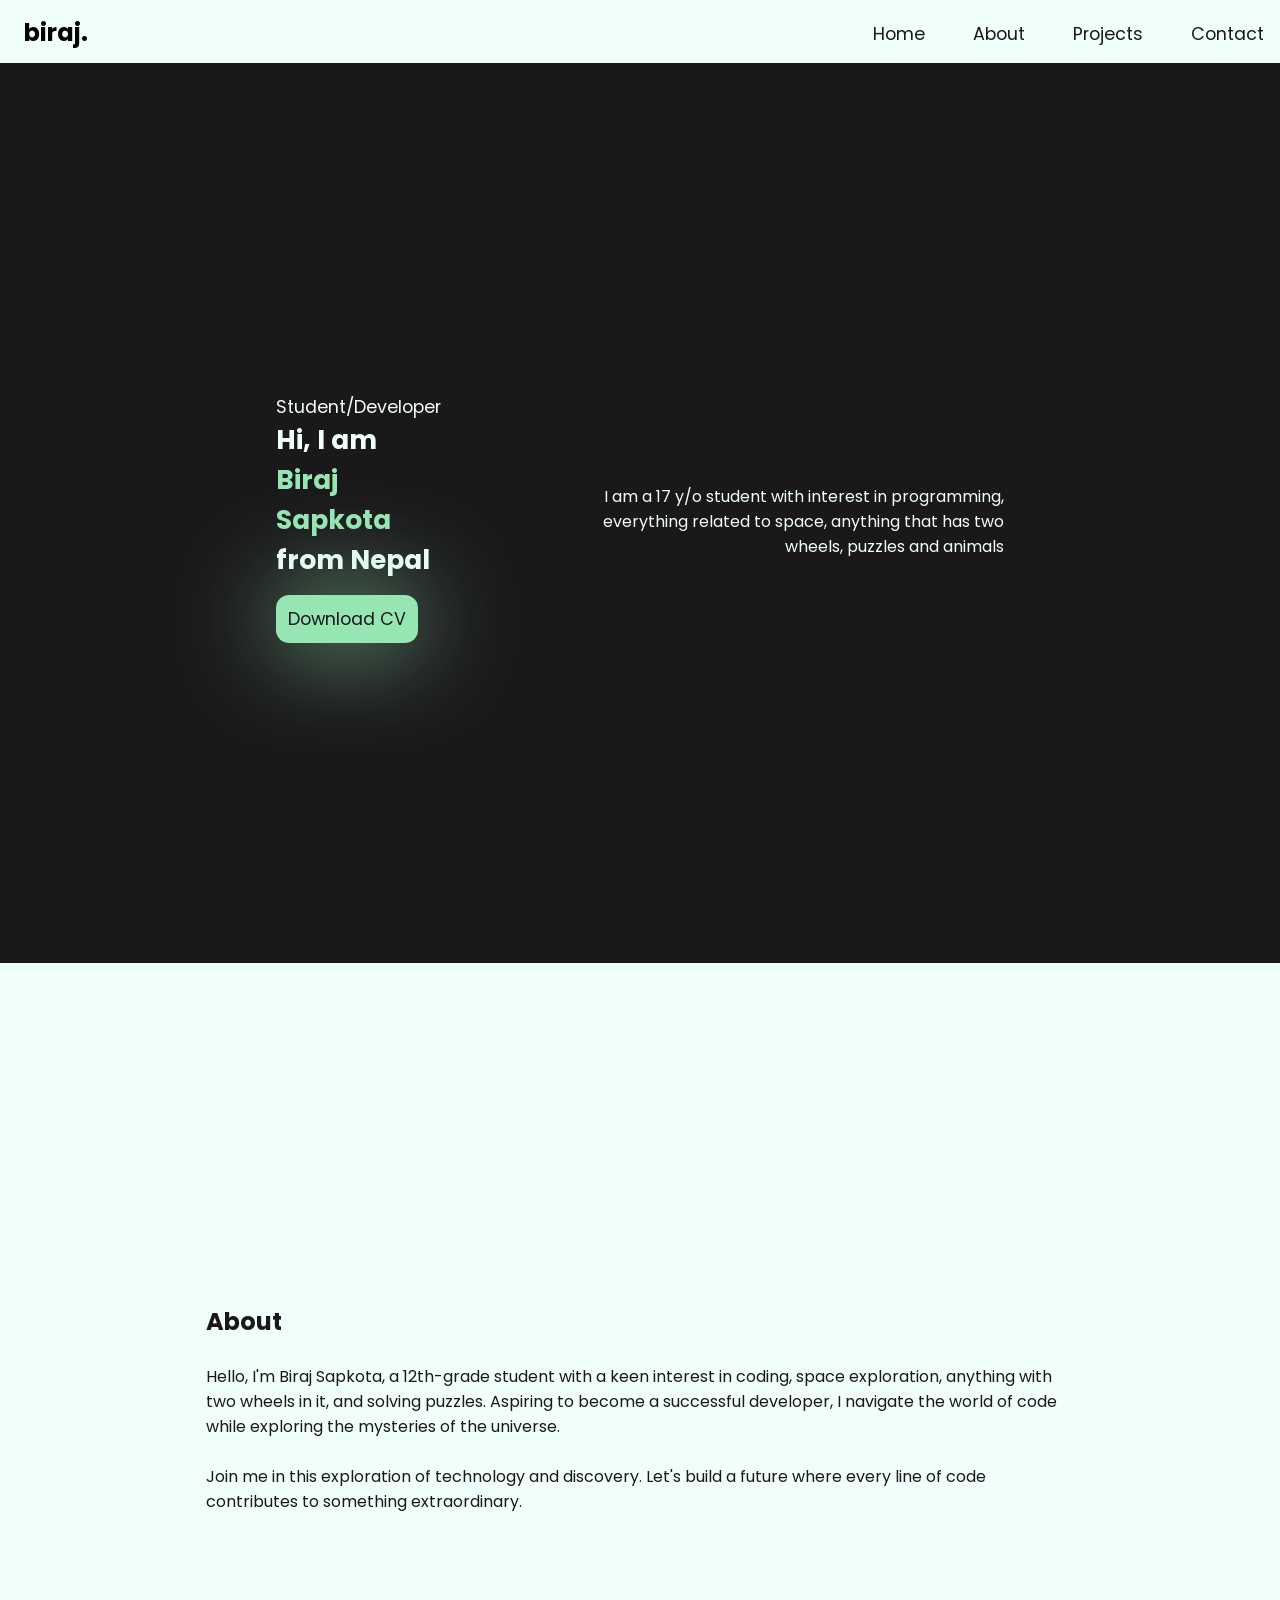
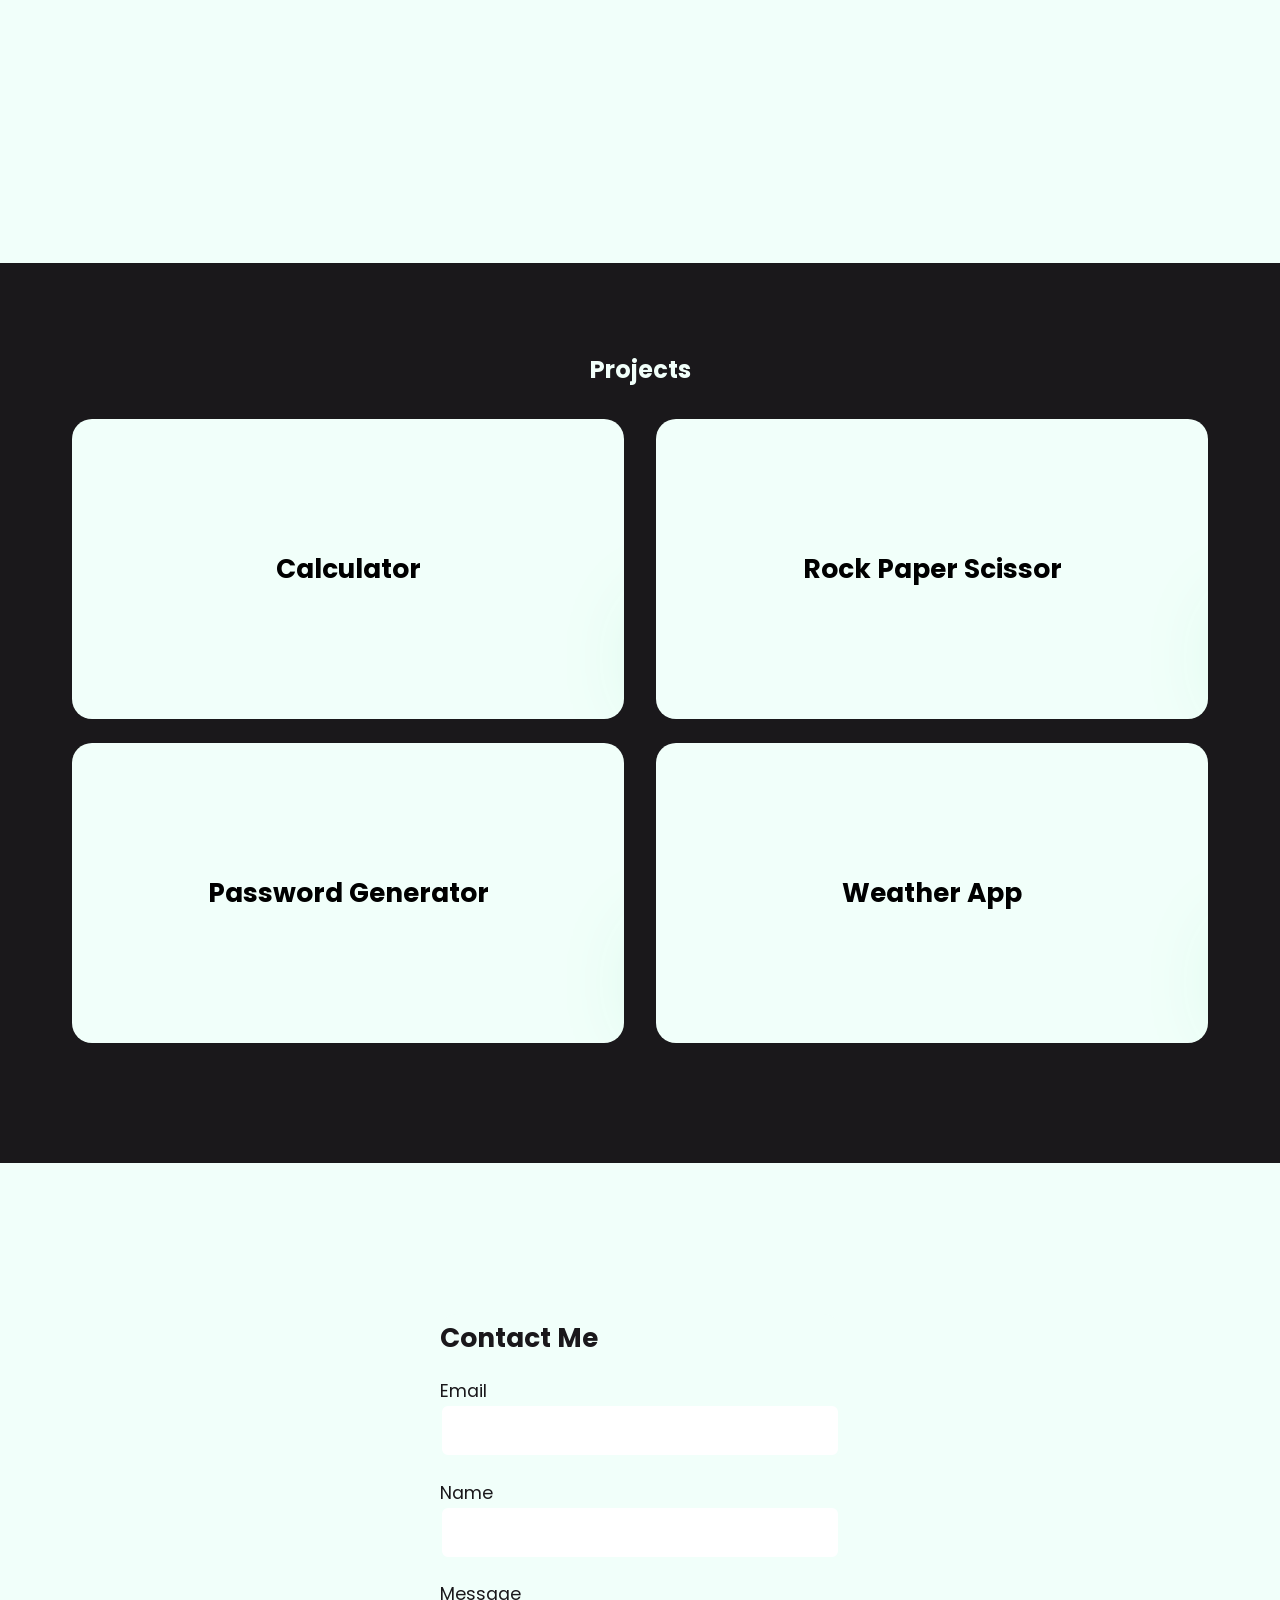
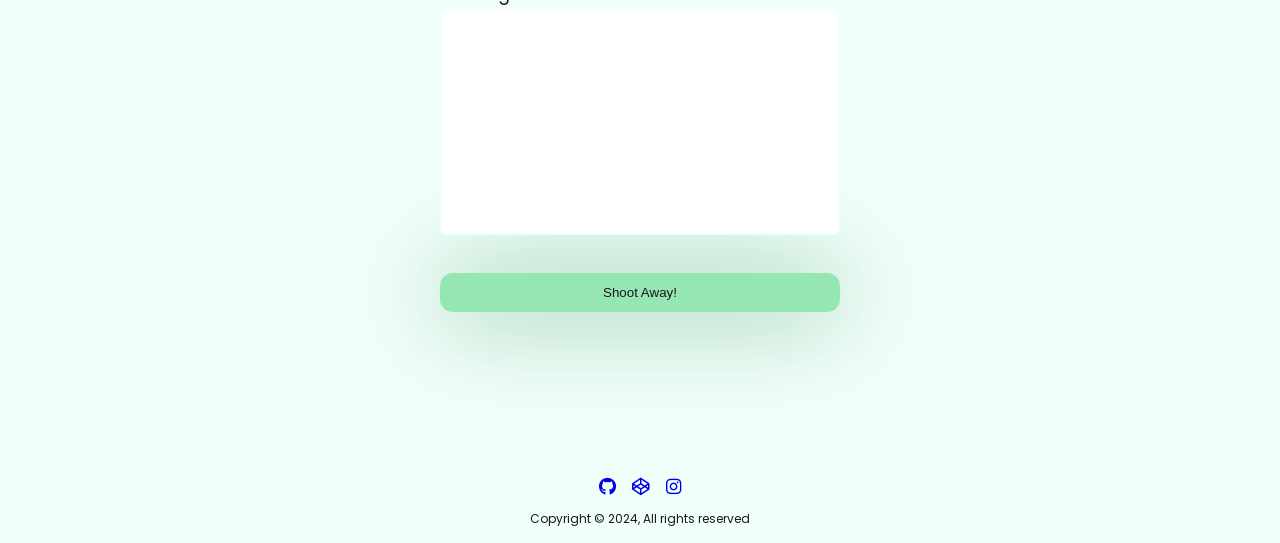
<file: index.html>
<!DOCTYPE html>
<html lang="en">
<head>
    <meta charset="UTF-8">
    <meta http-equiv="X-UA-Compatible" content="IE=edge">
    <meta name="viewport" content="width=device-width, initial-scale=1.0">
    <title>Biraj Sapkota</title>
    <link rel="shortcut icon" href="./photos/icon.ico" type="image/x-icon">
    <link rel="stylesheet" href="./main.css">
    <link rel="stylesheet" href="https://cdnjs.cloudflare.com/ajax/libs/font-awesome/6.5.1/css/all.min.css"
        integrity="sha512-DTOQO9RWCH3ppGqcWaEA1BIZOC6xxalwEsw9c2QQeAIftl+Vegovlnee1c9QX4TctnWMn13TZye+giMm8e2LwA=="
        crossorigin="anonymous" referrerpolicy="no-referrer" />
    <link rel="preconnect" href="https://fonts.googleapis.com">
    <link rel="preconnect" href="https://fonts.gstatic.com" crossorigin>
    <link href="https://fonts.googleapis.com/css2?family=Poppins:ital@0;1&display=swap" rel="stylesheet">
</head>

<body class="body">

    <a class="logo">biraj.</a>

    <header class="header">
        <button class="mobile-navigation hide" aria-expanded="false"></button>
        <nav>
            <ul data-visible="false" class="navbar" id="navbar">
                <li><a href="#home">Home</a></li>
                <li><a href="#about">About</a></li>
                <li><a href="#projects">Projects</a></li>
                <li><a href="#contact">Contact</a></li>
            </ul>
        </nav>
    </header>

    <section class="home full-bleed" id="home">
        <div class="container">
            <div class="header-text">
                <p class="subtitle">Student/Developer</p>
                <h1>Hi, I am <span>Biraj<br> Sapkota</span> from Nepal</h1><br>
                <a href="#home" class="downloadBtn">Download CV</a>
            </div>
            <div class="header-body right">
                <p>I am a 17 y/o student with interest in programming, everything related to space, anything that has two wheels, puzzles and animals</p>
            </div>
        </div>
    </section>

    <section class="nothome full-bleed" id="about">
        <div class="nh-container">
            <div class="header-body">
                <h1>About</h1><br>
                <p>Hello, I'm Biraj Sapkota, a 12th-grade student with a keen interest in coding, space exploration,
                    anything with two wheels in it, and solving puzzles. Aspiring to become a successful developer, I
                    navigate the world of code while exploring the mysteries of the universe.</p><br>
                <p>Join me in this exploration of technology and discovery. Let's build a future where every line of
                    code contributes to something extraordinary.</p><br>
            </div>
        </div>
    </section>

    <section class="nothome full-bleed" id="projects">
        <div class="nh-container">
            <div class="header-body">
                <h1 class="left">Projects</h1>
            </div>
            <div class="card-container">
                <div class="card">
                    <h2 class="card-heading">Calculator</h2>
                    <div class="card-body">
                        <h1 class="card-title">Calculator</h1>
                        <p class="card-info">
                            A Web-based Calculator Application made using HTML, CSS, and JS
                        </p>
                        <div class="btn-wrapper">
                            <a href="https://github.com/Krampussss/Calculator" target="_blank"
                                class="card-btn">Visit (Github)</a>
                            <a href="https://krampussss.github.io/Calculator" target="_blank"
                                class="card-btn">Visit (Website)</a>
                        </div>
                    </div>
                </div>
                <div class="card">
                    <h2 class="card-heading">Rock Paper Scissor</h2>
                    <div class="card-body">
                        <h1 class="card-title">Rock Paper Scissor</h1>
                        <p class="card-info">
                            Web based Rock Paper Scissor Game made using HTML, CSS and JS
                        </p>
                        <div class="btn-wrapper">
                            <a href="https://github.com/Krampussss/rock-paper-scissor" target="_blank"
                                class="card-btn">Visit (Github)</a>
                            <a href="https://krampussss.github.io/rock-paper-scissor" target="_blank"
                                class="card-btn">Visit (Website)</a>
                        </div>
                    </div>
                </div>
                <div class="card">
                    <h2 class="card-heading">Password Generator</h2>
                    <div class="card-body">
                        <h1 class="card-title">Password Generator</h1>
                        <p class="card-info">
                            Simple but useful password generator made using HTML, CSS, and JS
                        </p>
                        <div class="btn-wrapper">
                            <a href="https://github.com/Krampussss/Random-Password-Generator" target="_blank"
                                class="card-btn">Visit (Github)</a>
                            <a href="https://krampussss.github.io/Random-Password-Generator" target="_blank"
                                class="card-btn">Visit (Website)</a>
                        </div>
                    </div>
                </div>
                <div class="card">
                    <h2 class="card-heading">Weather App</h2>
                    <div class="card-body">
                        <h1 class="card-title">Weather App</h1>
                        <p class="card-info">
                            A fully functional web-based weather app made using HTML, CSS and JS (openweathermap API)
                        </p>
                        <div class="btn-wrapper">
                            <a href="https://github.com/Krampussss/weatherapp" target="_blank"
                                class="card-btn">Visit (Github)</a>
                            <a href="https://krampussss.github.io/weatherapp" target="_blank"
                                class="card-btn">Visit (Website)</a>
                        </div>
                    </div>
                </div>
            </div>
        </div>
    </section>

    <section class="nothome full-bleed" id="contact">
        <div class="nh-container">
          <div class="form-wrapper">
            <div class="header-text">
              <h1>Contact Me</h1>
            </div>
            <form action="https://formspree.io/f/xyyrynjy" method="post" autocomplete="off" id="myForm">
                <div class="form-group">
                    <label for="email">Email</label>
                    <input id="email" required type="email" name="email" autocomplete="on" onkeydown="validate()">
                    <small>Error Message</small>
                </div>
                <div class="form-group">
                    <label for="name">Name</label>
                    <input title="What shall I call you?" id="name" required type="text" name="name">
                </div>
                <div class="form-group">
                    <label for="message">Message</label>
                    <textarea name="message" id="message" rows="8" cols="100" name="message" required></textarea>
                </div>
                <button type="submit" class="button submitBtn" id="formBtn">Shoot Away!</button>
            </form>
          </div>
        </div>
            
      </section>
      <footer>
        <div class="icon-wrapper">
            <a href="https://github.com/Krampussss" target="_blank"><i class="fa-brands fa-github"></i></a>
            <a href="https://codepen.io/KrampusKEK" target="_blank"><i class="fa-brands fa-codepen"></i></a>
            <a href="https://instagram.com/ig_krampus" target="_blank"><i class="fa-brands fa-instagram"></i></a>
        </div>
        <small>Copyright &copy; 2024, All rights reserved</small>
    </footer>
    <script src="./script.js"></script>
</body>

</html>
</file>
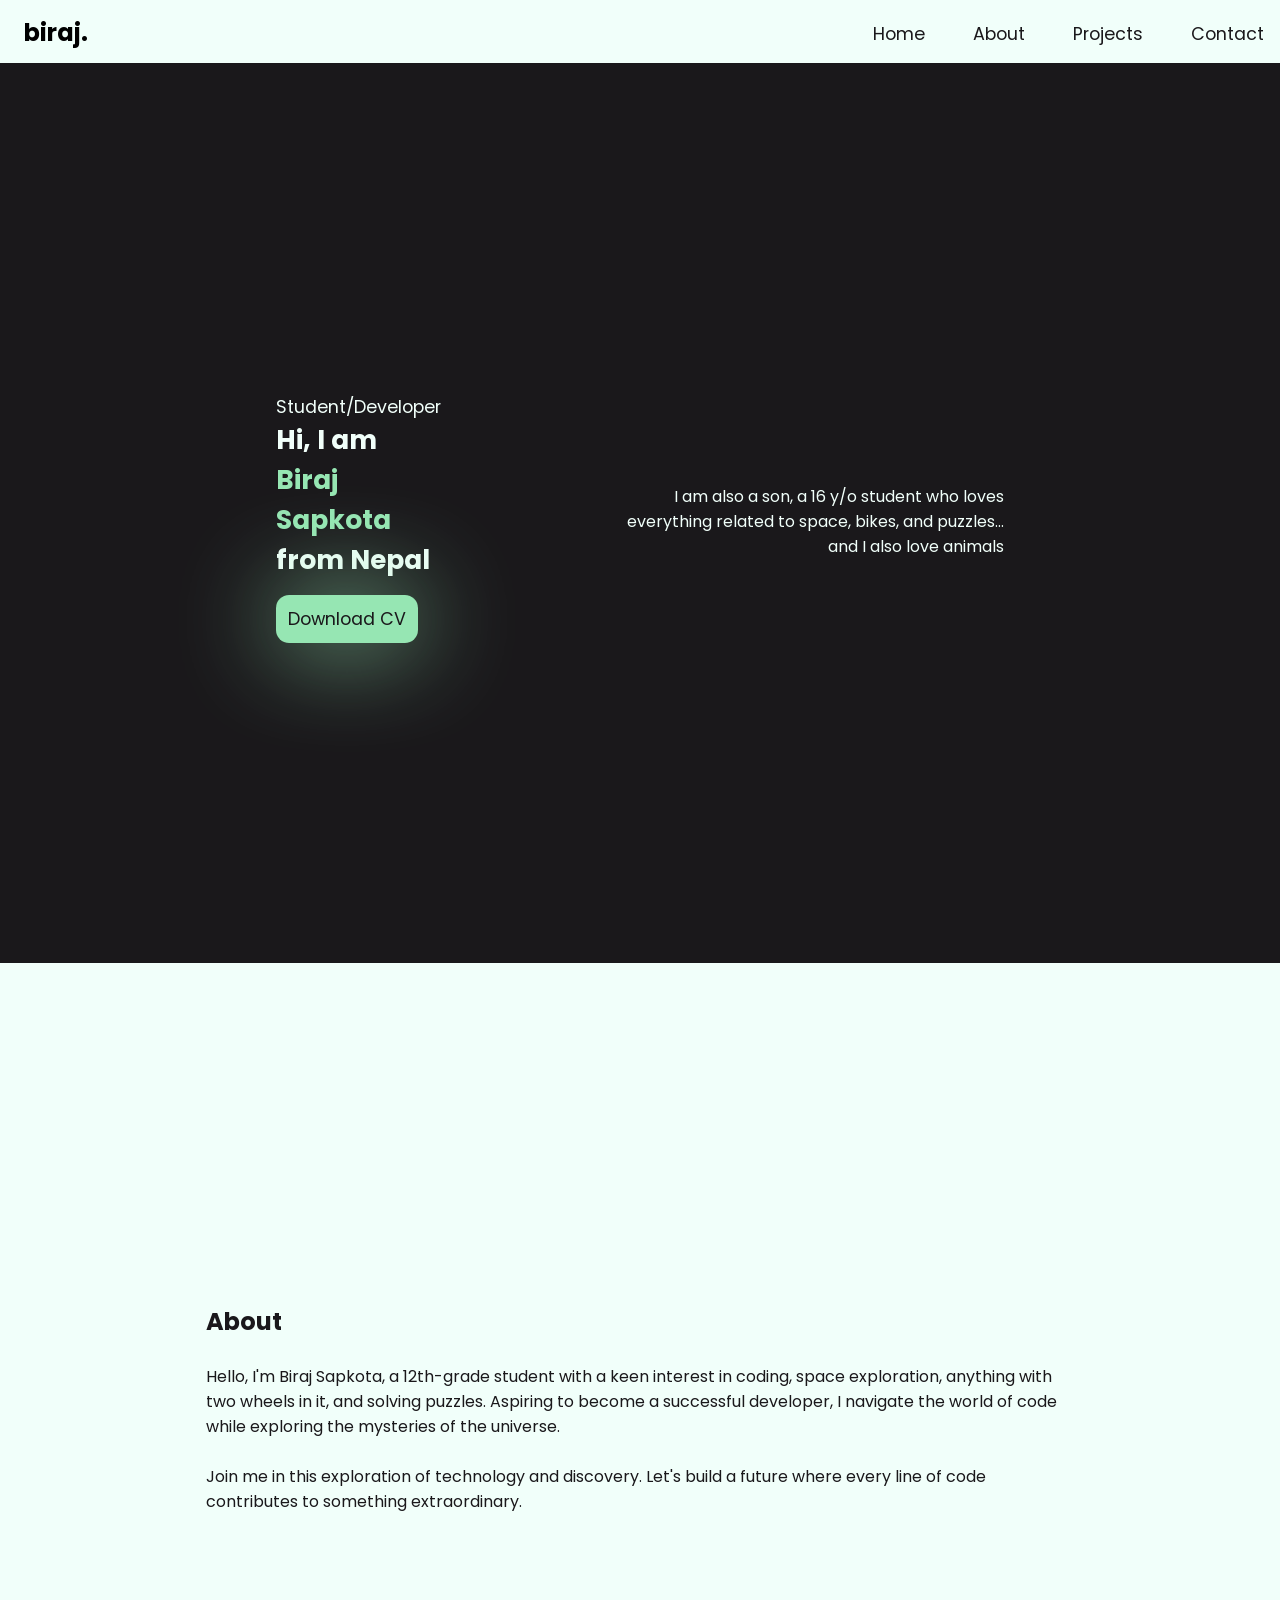
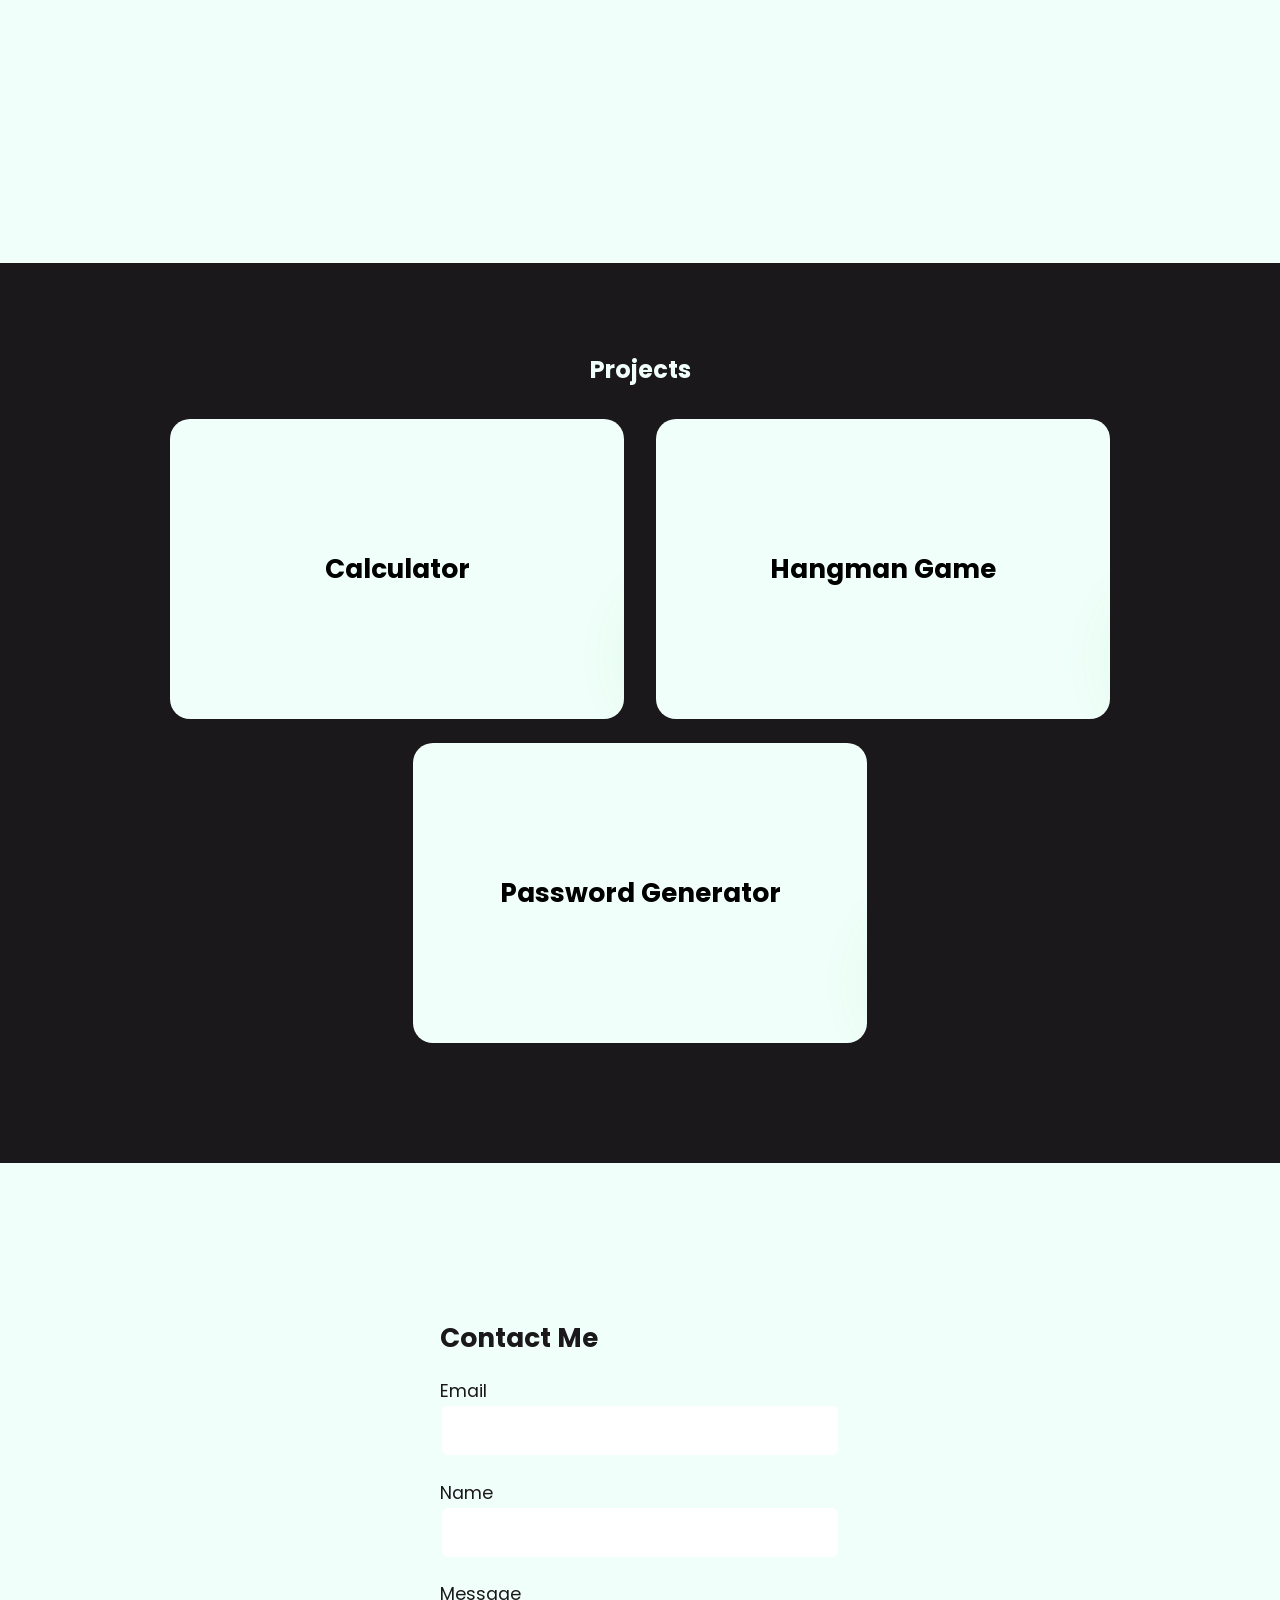
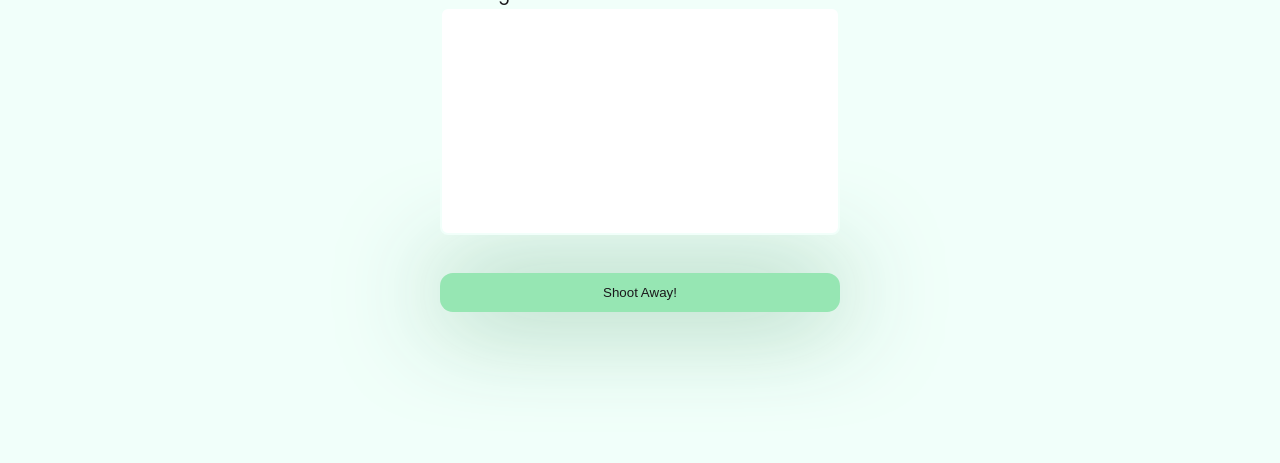
<file: main/index.html>
<!DOCTYPE html>
<html lang="en">
<head>
    <meta charset="UTF-8">
    <meta http-equiv="X-UA-Compatible" content="IE=edge">
    <meta name="viewport" content="width=device-width, initial-scale=1.0">
    <title>Biraj Sapkota</title>
    <link rel="shortcut icon" href="./photos/icon.ico" type="image/x-icon">
    <link rel="stylesheet" href="./main.css">
    <link rel="stylesheet" href="https://cdnjs.cloudflare.com/ajax/libs/font-awesome/6.5.1/css/all.min.css"
        integrity="sha512-DTOQO9RWCH3ppGqcWaEA1BIZOC6xxalwEsw9c2QQeAIftl+Vegovlnee1c9QX4TctnWMn13TZye+giMm8e2LwA=="
        crossorigin="anonymous" referrerpolicy="no-referrer" />
    <link rel="preconnect" href="https://fonts.googleapis.com">
    <link rel="preconnect" href="https://fonts.gstatic.com" crossorigin>
    <link href="https://fonts.googleapis.com/css2?family=Poppins:ital@0;1&display=swap" rel="stylesheet">
</head>

<body class="body">

    <a class="logo">biraj.</a>

    <header class="header">
        <button class="mobile-navigation hide" aria-expanded="false"></button>
        <nav>
            <ul data-visible="false" class="navbar" id="navbar">
                <li><a href="#home">Home</a></li>
                <li><a href="#about">About</a></li>
                <li><a href="#projects">Projects</a></li>
                <li><a href="#contact">Contact</a></li>
            </ul>
        </nav>
    </header>

    <section class="home full-bleed" id="home">
        <div class="container">
            <div class="header-text">
                <p class="subtitle">Student/Developer</p>
                <h1>Hi, I am <span>Biraj<br> Sapkota</span> from Nepal</h1><br>
                <a href="#home" class="downloadBtn">Download CV</a>
            </div>
            <div class="header-body right">
                <p>I am also a son, a 16 y/o student who loves everything related to space, bikes, and puzzles...
                    and I also love animals</p>
            </div>
        </div>
    </section>

    <section class="nothome full-bleed" id="about">
        <div class="nh-container">
            <div class="header-body">
                <h1>About</h1><br>
                <p>Hello, I'm Biraj Sapkota, a 12th-grade student with a keen interest in coding, space exploration,
                    anything with two wheels in it, and solving puzzles. Aspiring to become a successful developer, I
                    navigate the world of code while exploring the mysteries of the universe.</p><br>
                <p>Join me in this exploration of technology and discovery. Let's build a future where every line of
                    code contributes to something extraordinary.</p><br>
            </div>
        </div>
    </section>

    <section class="nothome full-bleed" id="projects">
        <div class="nh-container">
            <div class="header-body">
                <h1 class="left">Projects</h1>
            </div>
            <div class="card-container">
                <div class="card">
                    <h2 class="card-heading">Calculator</h2>
                    <div class="card-body">
                        <h1 class="card-title">Calculator</h1>
                        <p class="card-info">
                            A Web-based Calculator Application made using HTML, CSS, and JS
                        </p>
                        <div class="btn-wrapper">
                            <a href="https://github.com/Krampussss/Calculator" target="_blank"
                                class="card-btn">Visit (Github)</a>
                            <a href="https://krampussss.github.io/Calculator" target="_blank"
                                class="card-btn">Visit (Website)</a>
                        </div>
                    </div>
                </div>
                <div class="card">
                    <h2 class="card-heading">Hangman Game</h2>
                    <div class="card-body">
                        <h1 class="card-title">Hangman Game</h1>
                        <p class="card-info">
                            A console-based hangman game made using C
                        </p>
                        <div class="btn-wrapper">
                            <a href="https://github.com/Krampussss/Hangman-Game" target="_blank" class="card-btn">Visit (Github)</a>
                        </div>
                    </div>
                </div>
                <div class="card">
                    <h2 class="card-heading">Password Generator</h2>
                    <div class="card-body">
                        <h1 class="card-title">Password Generator</h1>
                        <p class="card-info">
                            Simple but useful password generator made using HTML, CSS, and JS
                        </p>
                        <div class="btn-wrapper">
                            <a href="https://github.com/Krampussss/Random-Password-Generator" target="_blank"
                                class="card-btn">Visit (Github)</a>
                            <a href="https://krampussss.github.io/Random-Password-Generator" target="_blank"
                                class="card-btn">Visit (Website)</a>
                        </div>
                    </div>
                </div>
            </div>
        </div>
    </section>

    <section class="nothome full-bleed" id="contact">
        <div class="nh-container">
          <div class="form-wrapper">
            <div class="header-text">
              <h1>Contact Me</h1>
            </div>
            <form action="https://formspree.io/f/xyyrynjy" method="post" autocomplete="off" id="myForm">
                <div class="form-group">
                    <label for="email">Email</label>
                    <input id="email" required type="email" name="email" autocomplete="on" onkeydown="validate()">
                    <small>Error Message</small>
                </div>
                <div class="form-group">
                    <label for="name">Name</label>
                    <input title="What shall I call you?" id="name" required type="text" name="name">
                </div>
                <div class="form-group">
                    <label for="message">Message</label>
                    <textarea name="message" id="message" rows="8" cols="100" name="message" required></textarea>
                </div>
                <button type="submit" class="button submitBtn" id="formBtn">Shoot Away!</button>
            </form>
          </div>
        </div>
      </section>
      
    <script src="./script.js"></script>
</body>

</html>
</file>
<file: main.css>
@import url(https://fonts.googleapis.com/css2?family=Poppins:ital@0;1&display=swap);
* {
  margin: 0;
  padding: 0;
  box-sizing: border-box;
  list-style: none;
  scroll-behavior: smooth;
}

ul a {
  text-decoration: none;
  color: inherit;
  font-family: inherit;
  display: inline-block;
  transition: 250ms ease;
}

ul a:hover {
  color: #568259;
  cursor: pointer;
}

a:hover {
  cursor: pointer;
}

body {
  min-height: 100vh;
  background: #F1FFFA;
  font-family: "Poppins", sans-serif;
  font-size: 1.1rem;
  color: #1A181B;
}

.hide {
  display: none;
}

.navbar {
  margin-top: -30px;
  display: flex;
  gap: 3rem;
  justify-content: right;
  background-color: #F1FFFA;
  padding: 1rem;
}

.logo {
  top: 1rem;
  left: 1rem;
  z-index: 1000;
  color: #F1FFFA;
  padding: 0.5rem;
  font-size: 1.5rem;
  font-weight: bold;
  display: inline;
}

@media (min-width: 40em) {
  .logo {
    position: sticky;
    top: 0.5rem;
    mix-blend-mode: difference;
  }
}
@media (max-width: 30em) {
  body {
    background-color: #1A181B;
  }
  .logo {
    margin: 2rem;
  }
  footer {
    background-color: #F1FFFA!important;
  }
  .navbar {
    margin-top: 0rem;
    position: fixed;
    inset: 0 0 0 30%;
    flex-direction: column;
    padding: 2rem;
    z-index: 100;
    transform: translateX(100%);
    transition: transform 300ms ease-out;
    background-color: #F1FFFA;
    border-left: 2px solid black;
  }
  .mobile-navigation {
    display: block;
    position: fixed;
    background: url("./photos/bars-solid.svg");
    width: 2rem;
    background-repeat: no-repeat;
    aspect-ratio: 1;
    right: 1rem;
    top: 2rem;
    z-index: 10000;
    border: none;
  }  
}
@media (max-width: 47em) {
  .home .header-body {
    display: none;
  }
  .header-text {
    text-align: center;
    line-height: 3rem;
  }
}
.right {
  text-align: right;
}

.left {
  text-align: left;
}

section {
  min-height: 100vh;
  display: flex;
  justify-content: center;
  align-items: center;
  overflow: auto;
}
section:nth-child(odd) {
  color: #F1FFFA;
  background: #1A181B;
}
section:nth-child(even) {
  background: #F1FFFA;
  color: #1A181B;
}

.full-bleed {
  box-shadow: 0 0 0 100vmax #121212;
  -webkit-clip-path: inset(0 -100vmax);
          clip-path: inset(0 -100vmax);
  min-height: 100vh;
}

.downloadBtn,
.card-btn,
.submitBtn {
  cursor: pointer;
  text-decoration: none;
  color: #1A181B;
  background-color: #96E6B3;
  border-radius: 13px;
  padding: 0.75rem;
  transition: 300ms ease;
  box-shadow: 0px 0px 100px 0px rgba(150, 230, 179, 0.9);
}

.downloadBtn:hover,
.card-btn:hover,
.submitBtn:hover {
  color: #568259;
  background: #F1FFFA;
  box-shadow: 0px 0px 130px 0px rgba(241, 255, 250, 0.9);
}

section .nothome {
  flex-direction: column;
}

.nh-container {
  padding: 1.25rem;
  display: flex;
  align-items: center;
  justify-content: center;
  flex-direction: column;
  gap: 1rem;
  text-align: left;
  min-height: 100vh;
}

.container {
  padding: 1.25rem;
  display: flex;
  align-items: center;
  justify-content: center;
  flex-direction: row;
  gap: 10rem;
  margin-inline: auto;
  max-width: 60%;
}

.nothome .header-text {
  text-align: left;
  line-height: 3rem;
  max-width: 600px;
}

.header-text span {
  color: #96E6B3;
}

.header-body {
  flex-wrap: wrap;
  height: auto;
  font-size: 1rem;
  max-width: 70%;
  margin-top: 1rem;
}

.card-container {
  margin-top: -2rem;
  padding: 3rem;
  display: flex;
  flex-wrap: wrap;
  justify-content: space-around;
  gap: 1.5rem;
}

h2 {
  color: black;
}

.card {
  display: flex;
  flex-direction: column;
  align-items: center;
  justify-content: center;
  background: #F1FFFA;
  flex: 1 0 calc(50% - 20px);
  max-width: calc(50% - 20px);
  height: 300px;
  aspect-ratio: 1;
  border-radius: 20px;
  overflow: hidden;
  position: relative;
}
@media (max-width: 55em) {
  .card {
    flex: 1 0 calc(100% - 30px);
    max-width: calc(100% - 30px);
    font-size: 1rem;
  }
}

.card-body {
  width: 100%;
  height: 100%;
  top: 0;
  right: -100%;
  position: absolute;
  background: #F1FFFA;
  border-radius: 15px;
  color: #1A181B;
  padding: 2.5rem;
  display: flex;
  flex-direction: column;
  justify-content: center;
  transition: 350ms ease-in-out;
}

.card:hover .card-body {
  right: 0;
}

.card-title {
  text-transform: uppercase;
  font-size: 1.5rem;
  font-weight: 500;
}

.card-info {
  line-height: 2rem;
  margin: 40px 0;
}

.btn-wrapper {
  display: flex;
  gap: 1rem;
}

.card-btn {
  text-decoration: none;
  color: #1A181B;
  background-color: #96E6B3;
  width: -moz-fit-content;
  width: fit-content;
  border-radius: 13px;
  padding: 0.75rem;
  transition: 300ms ease;
}

.form-wrapper {
  background-color: #F1FFFA;
  border-radius: 1rem;
  width: 400px;
  max-width: 100%;
  text-align: left;
}
.form-wrapper .header-text {
  width: 100%;
}
.form-wrapper h1 {
  margin-bottom: 1rem;
}
.form-wrapper form {
  width: 100%;
  max-width: 400px;
}
.form-wrapper .form-group {
  margin-bottom: 5px;
  padding-bottom: 1.1rem;
  position: relative;
}
.form-wrapper .form-group input,
.form-wrapper .form-group textarea {
  outline: none;
  width: 100%;
  padding: 0.75rem;
  border-radius: 8px;
  font-size: 1rem;
  border: 2px solid #F1FFFA;
  transition: 350ms ease-in-out;
  resize: none;
}
.form-wrapper .form-group input:focus,
.form-wrapper .form-group textarea:focus {
  border: 2px solid #568259;
}
.form-wrapper .form-group input[type=text],
.form-wrapper .form-group input[type=email],
.form-wrapper .form-group textarea {
  font-family: "Poppins", sans-serif;
}
.form-wrapper .form-group small {
  position: absolute;
  bottom: 0;
  left: 0;
  color: rgb(206, 0, 0);
  visibility: hidden;
}

.submitBtn {
  margin-top: 0.5rem;
  width: 100%;
  cursor: pointer;
  border: none;
  text-decoration: none;
  color: #1A181B;
  background-color: #96E6B3;
  border-radius: 13px;
  padding: 0.75rem;
  transition: 300ms ease;
  box-shadow: 0px 0px 100px 0px rgba(112, 175, 135, 0.9);
}

@media (max-width: 40em) {
  .form-wrapper {
    font-size: 1rem;
    max-width: 60%;
  }
}

footer {
  background-color: transparent;
  display: flex;
  flex-direction: column;
  align-items: center;
  justify-content: center;
  padding: 0.5rem;
  line-height: 2rem;
}

.icon-wrapper {
  display: flex;
  gap: 1rem;
}

small {
  font-size: 0.75rem;
}

.icon-wrapper a i {
  transition: 250ms ease-in;
}

.icon-wrapper  a i:hover {
  cursor: pointer;
  color: #568259;
  transform: translate3d(0,-4px,0);
  font-size: 1.25rem;
  box-shadow: 0px 0px 100px 5px rgba(112, 175, 135, 0.9);
}
</file>
<file: main/main.css>
@import url(https://fonts.googleapis.com/css2?family=Poppins:ital@0;1&display=swap);
* {
  margin: 0;
  padding: 0;
  box-sizing: border-box;
  list-style: none;
  scroll-behavior: smooth;
}

ul a {
  text-decoration: none;
  color: inherit;
  font-family: inherit;
  display: inline-block;
  transition: 250ms ease;
}

ul a:hover {
  color: #568259;
  cursor: pointer;
}

a:hover {
  cursor: pointer;
}

body {
  min-height: 100vh;
  background: #F1FFFA;
  font-family: "Poppins", sans-serif;
  font-size: 1.1rem;
  color: #1A181B;
}

.hide {
  display: none;
}

.navbar {
  margin-top: -30px;
  display: flex;
  gap: 3rem;
  justify-content: right;
  background-color: #F1FFFA;
  padding: 1rem;
}

.logo {
  top: 1rem;
  left: 1rem;
  z-index: 1000;
  color: #F1FFFA;
  padding: 0.5rem;
  font-size: 1.5rem;
  font-weight: bold;
  display: inline;
}

@media (min-width: 40em) {
  .logo {
    position: sticky;
    top: 0.5rem;
    mix-blend-mode: difference;
  }
}
@media (max-width: 30em) {
  body {
    background-color: #1A181B;
  }
  .logo {
    margin: 2rem;
  }
  .navbar {
    margin-top: 0rem;
    position: fixed;
    inset: 0 0 0 30%;
    flex-direction: column;
    padding: 2rem;
    z-index: 100;
    transform: translateX(100%);
    transition: transform 300ms ease-out;
    background-color: #F1FFFA;
    border-left: 2px solid black;
  }
  .mobile-navigation {
    display: block;
    position: fixed;
    background: url("./photos/bars-solid.svg");
    width: 2rem;
    background-repeat: no-repeat;
    aspect-ratio: 1;
    right: 1rem;
    top: 2rem;
    z-index: 10000;
    border: none;
  }
}
@media (max-width: 47em) {
  .home .header-body {
    display: none;
  }
  .header-text {
    text-align: center;
    line-height: 3rem;
  }
}
.right {
  text-align: right;
}

.left {
  text-align: left;
}

section {
  min-height: 100vh;
  display: flex;
  justify-content: center;
  align-items: center;
  overflow: auto;
}
section:nth-child(odd) {
  color: #F1FFFA;
  background: #1A181B;
}
section:nth-child(even) {
  background: #F1FFFA;
  color: #1A181B;
}

.full-bleed {
  box-shadow: 0 0 0 100vmax #121212;
  -webkit-clip-path: inset(0 -100vmax);
          clip-path: inset(0 -100vmax);
  min-height: 100vh;
}

.downloadBtn,
.card-btn,
.submitBtn {
  cursor: pointer;
  text-decoration: none;
  color: #1A181B;
  background-color: #96E6B3;
  border-radius: 13px;
  padding: 0.75rem;
  transition: 300ms ease;
  box-shadow: 0px 0px 100px 0px rgba(150, 230, 179, 0.9);
}

.downloadBtn:hover,
.card-btn:hover,
.submitBtn:hover {
  color: #568259;
  background: #F1FFFA;
  box-shadow: 0px 0px 130px 0px rgba(241, 255, 250, 0.9);
}

section .nothome {
  flex-direction: column;
}

.nh-container {
  padding: 1.25rem;
  display: flex;
  align-items: center;
  justify-content: center;
  flex-direction: column;
  gap: 1rem;
  text-align: left;
  min-height: 100vh;
}

.container {
  padding: 1.25rem;
  display: flex;
  align-items: center;
  justify-content: center;
  flex-direction: row;
  gap: 10rem;
  margin-inline: auto;
  max-width: 60%;
}

.nothome .header-text {
  text-align: left;
  line-height: 3rem;
  max-width: 600px;
}

.header-text span {
  color: #96E6B3;
}

.header-body {
  flex-wrap: wrap;
  height: auto;
  font-size: 1rem;
  max-width: 70%;
  margin-top: 1rem;
}

.card-container {
  margin-top: -2rem;
  padding: 3rem;
  display: flex;
  flex-wrap: wrap;
  justify-content: space-around;
  gap: 1.5rem;
}

h2 {
  color: black;
}

.card {
  display: flex;
  flex-direction: column;
  align-items: center;
  justify-content: center;
  background: #F1FFFA;
  flex: 1 0 calc(50% - 20px);
  max-width: calc(50% - 20px);
  height: 300px;
  aspect-ratio: 1;
  border-radius: 20px;
  overflow: hidden;
  position: relative;
}
@media (max-width: 55em) {
  .card {
    flex: 1 0 calc(100% - 30px);
    max-width: calc(100% - 30px);
    font-size: 1rem;
  }
}

.card-body {
  width: 100%;
  height: 100%;
  top: 0;
  right: -100%;
  position: absolute;
  background: #F1FFFA;
  border-radius: 15px;
  color: #1A181B;
  padding: 2.5rem;
  display: flex;
  flex-direction: column;
  justify-content: center;
  transition: 350ms ease-in-out;
}

.card:hover .card-body {
  right: 0;
}

.card-title {
  text-transform: uppercase;
  font-size: 1.5rem;
  font-weight: 500;
}

.card-info {
  line-height: 2rem;
  margin: 40px 0;
}

.btn-wrapper {
  display: flex;
  gap: 1rem;
}

.card-btn {
  text-decoration: none;
  color: #1A181B;
  background-color: #96E6B3;
  width: -moz-fit-content;
  width: fit-content;
  border-radius: 13px;
  padding: 0.75rem;
  transition: 300ms ease;
}

.form-wrapper {
  background-color: #F1FFFA;
  border-radius: 1rem;
  width: 400px;
  max-width: 100%;
  text-align: left;
}
.form-wrapper .header-text {
  width: 100%;
}
.form-wrapper h1 {
  margin-bottom: 1rem;
}
.form-wrapper form {
  width: 100%;
  max-width: 400px;
}
.form-wrapper .form-group {
  margin-bottom: 5px;
  padding-bottom: 1.1rem;
  position: relative;
}
.form-wrapper .form-group input,
.form-wrapper .form-group textarea {
  outline: none;
  width: 100%;
  padding: 0.75rem;
  border-radius: 8px;
  font-size: 1rem;
  border: 2px solid #F1FFFA;
  transition: 350ms ease-in-out;
  resize: none;
}
.form-wrapper .form-group input:focus,
.form-wrapper .form-group textarea:focus {
  border: 2px solid #568259;
}
.form-wrapper .form-group input[type=text],
.form-wrapper .form-group input[type=email],
.form-wrapper .form-group textarea {
  font-family: "Poppins", sans-serif;
}
.form-wrapper .form-group small {
  position: absolute;
  bottom: 0;
  left: 0;
  color: rgb(206, 0, 0);
  visibility: hidden;
}

.submitBtn {
  margin-top: 0.5rem;
  width: 100%;
  cursor: pointer;
  border: none;
  text-decoration: none;
  color: #1A181B;
  background-color: #96E6B3;
  border-radius: 13px;
  padding: 0.75rem;
  transition: 300ms ease;
  box-shadow: 0px 0px 100px 0px rgba(112, 175, 135, 0.9);
}

@media (max-width: 40em) {
  .form-wrapper {
    font-size: 1rem;
    max-width: 60%;
  }
}/*# sourceMappingURL=main.css.map */
</file>
